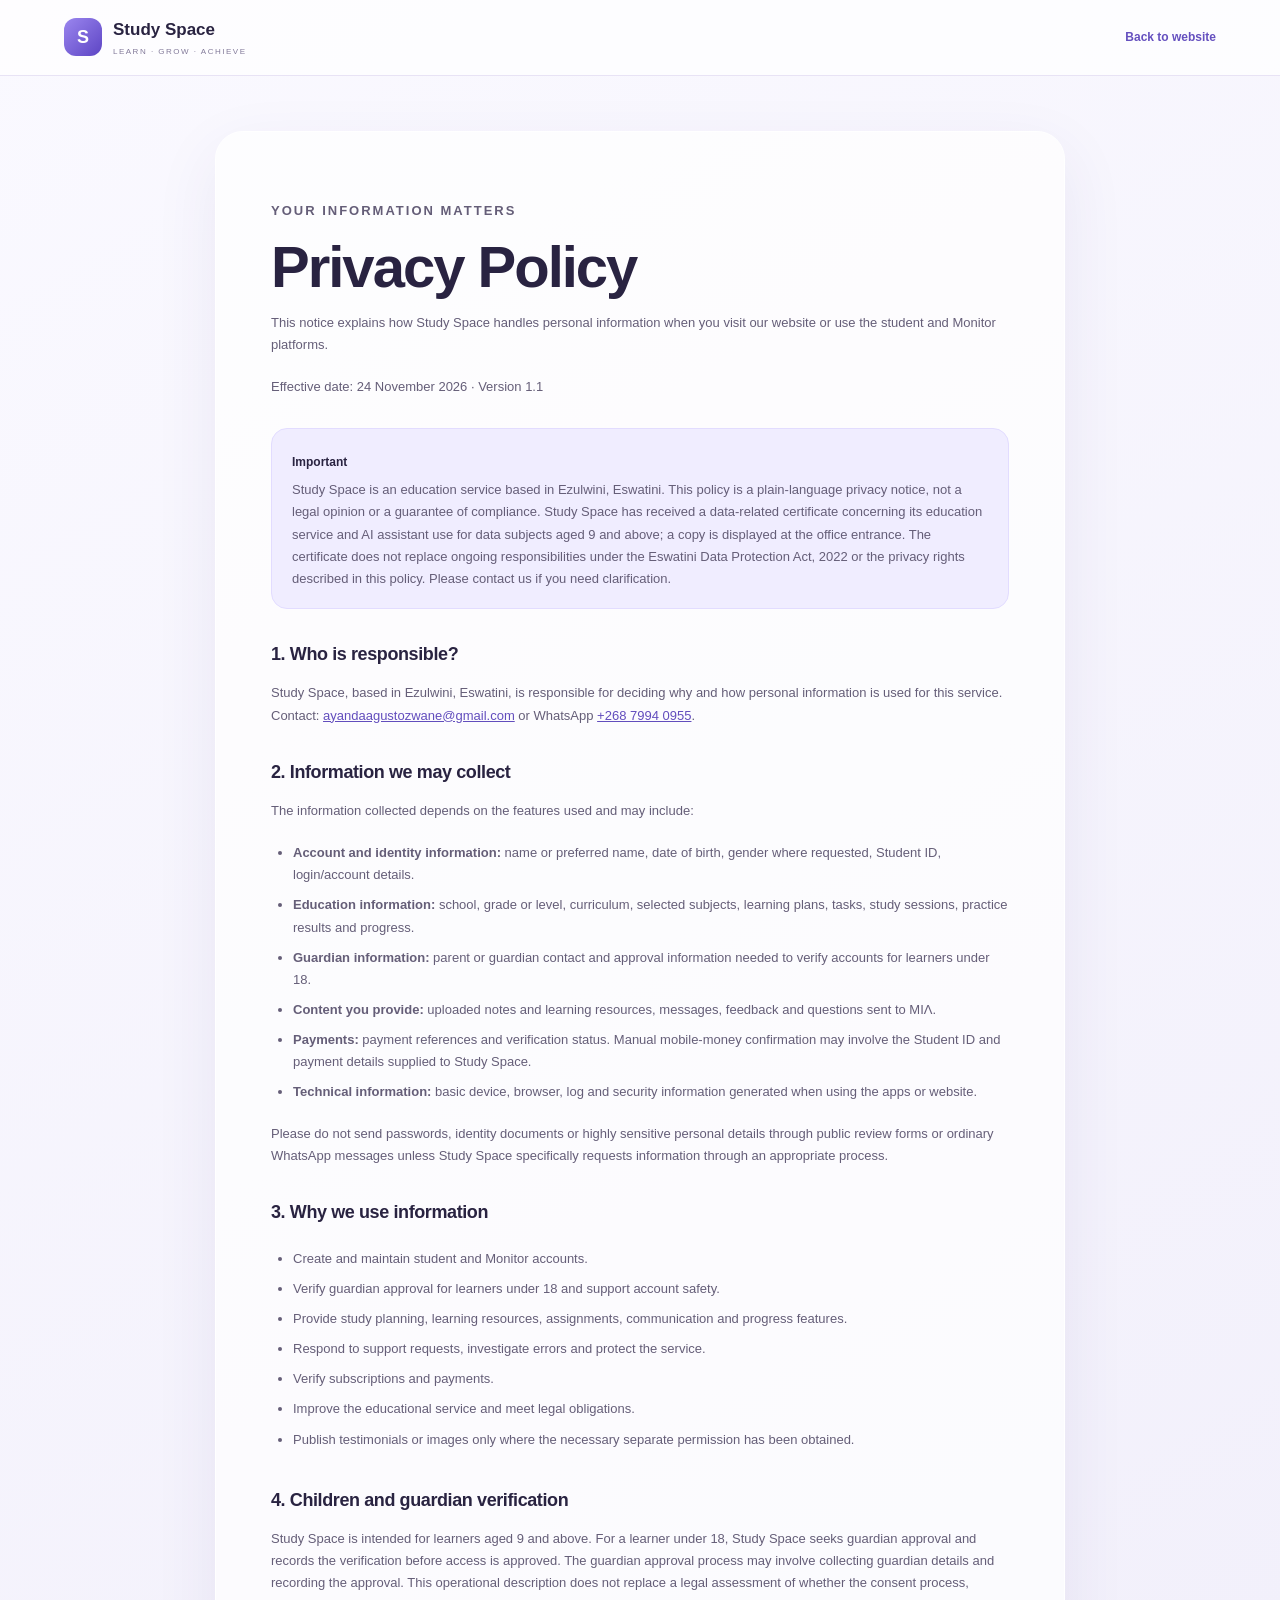
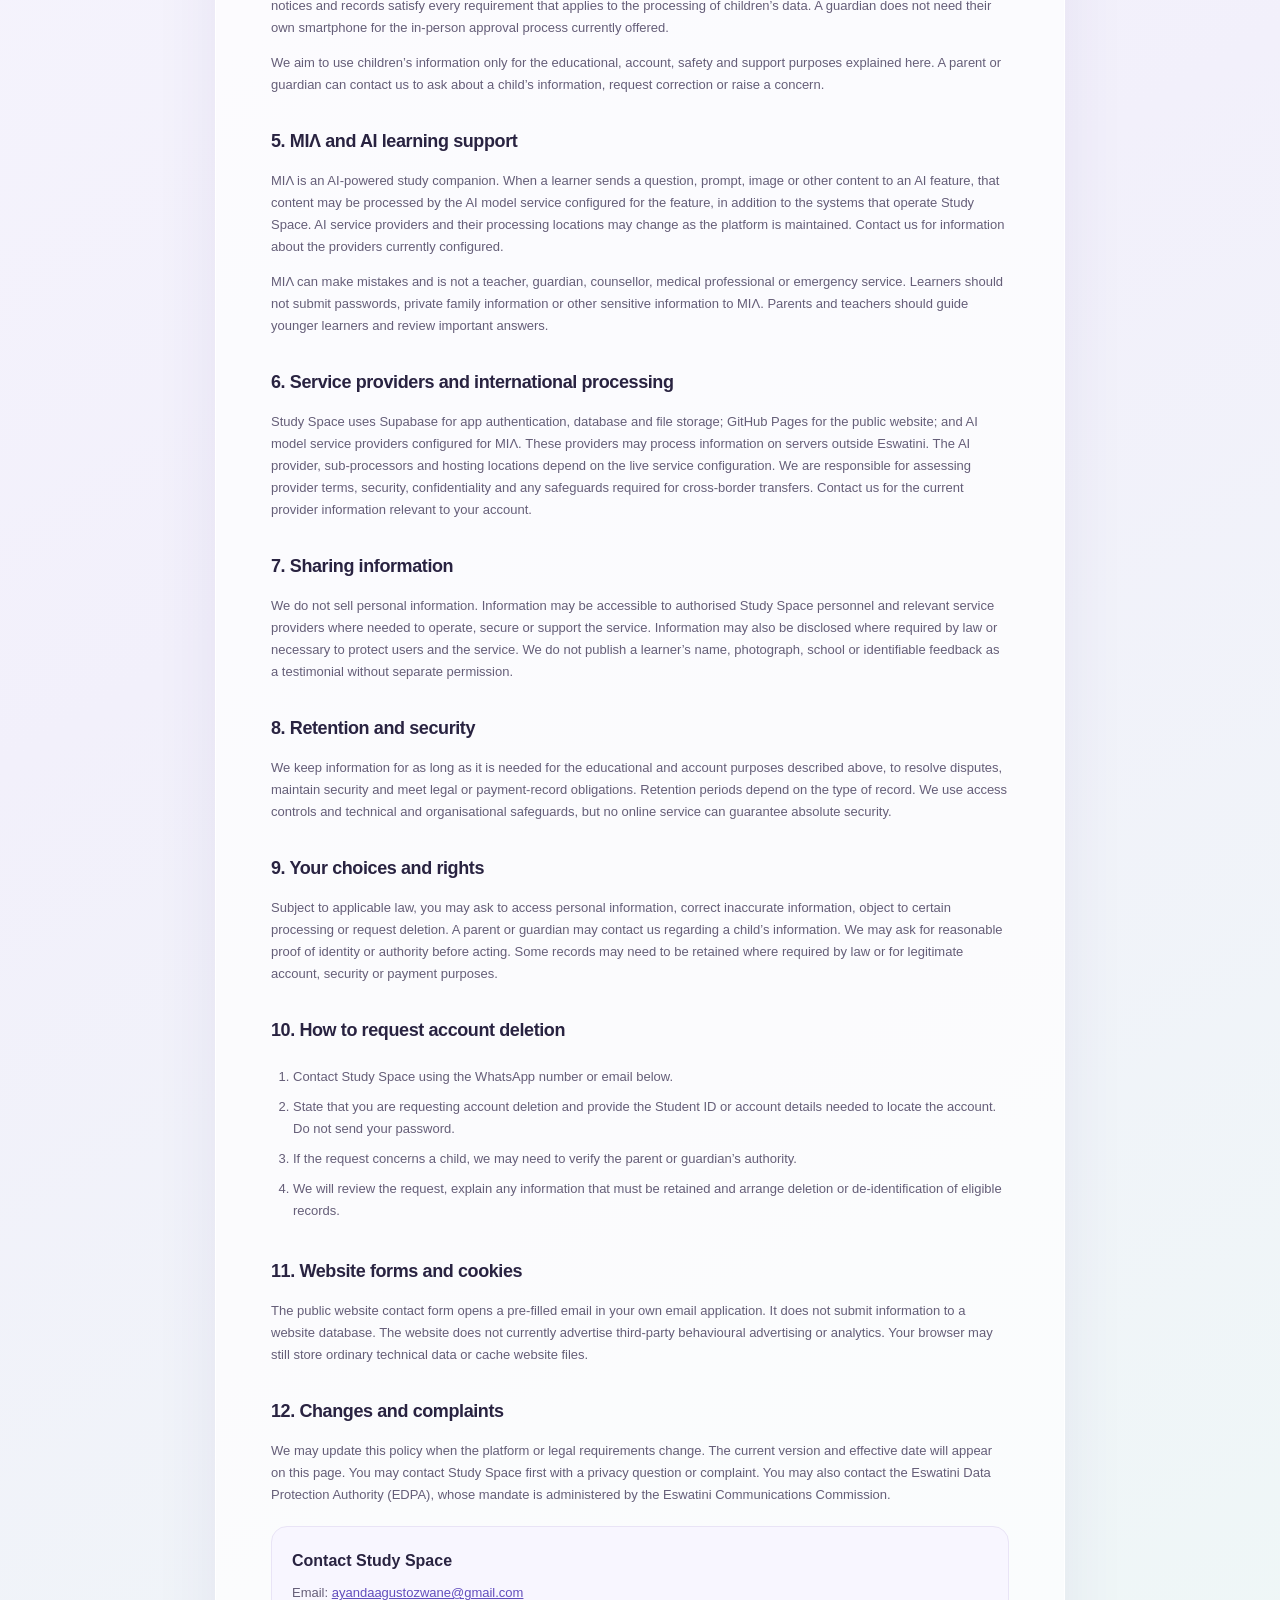
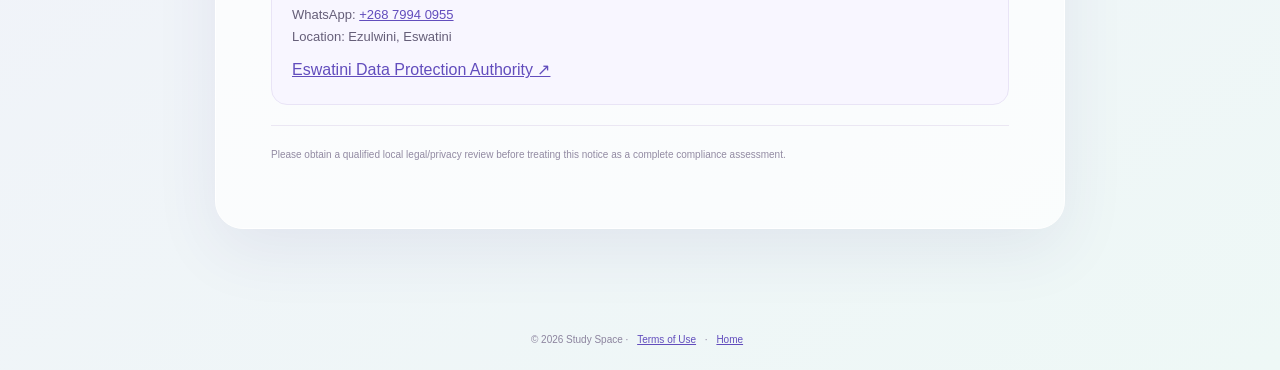
<file: privacy.html>
<!doctype html><html lang="en"><head><meta charset="utf-8"><meta name="viewport" content="width=device-width,initial-scale=1"><meta name="theme-color" content="#f5f3ff"><meta name="description" content="How Study Space handles student, parent and educator information, including guardian verification, AI features and privacy requests."><link rel="icon" href="./favicon.svg" type="image/svg+xml"><link rel="stylesheet" href="./legal.css"><title>Privacy Policy | Study Space</title></head><body><header class="legal-header"><a class="brand" href="./"><span class="mark">S</span><span><b>Study Space</b><small>LEARN · GROW · ACHIEVE</small></span></a><a href="./">Back to website</a></header><main class="legal-wrap"><p class="eyebrow">YOUR INFORMATION MATTERS</p><h1>Privacy Policy</h1><p class="lead">This notice explains how Study Space handles personal information when you visit our website or use the student and Monitor platforms.</p><p class="updated">Effective date: 24 November 2026 · Version 1.1</p><div class="notice"><b>Important</b><p>Study Space is an education service based in Ezulwini, Eswatini. This policy is a plain-language privacy notice, not a legal opinion or a guarantee of compliance. Study Space has received a data-related certificate concerning its education service and AI assistant use for data subjects aged 9 and above; a copy is displayed at the office entrance. The certificate does not replace ongoing responsibilities under the Eswatini Data Protection Act, 2022 or the privacy rights described in this policy. Please contact us if you need clarification.</p></div><h2>1. Who is responsible?</h2><p>Study Space, based in Ezulwini, Eswatini, is responsible for deciding why and how personal information is used for this service. Contact: <a href="mailto:ayandaagustozwane@gmail.com">ayandaagustozwane@gmail.com</a> or WhatsApp <a href="https://wa.me/26879940955">+268 7994 0955</a>.</p><h2>2. Information we may collect</h2><p>The information collected depends on the features used and may include:</p><ul><li><b>Account and identity information:</b> name or preferred name, date of birth, gender where requested, Student ID, login/account details.</li><li><b>Education information:</b> school, grade or level, curriculum, selected subjects, learning plans, tasks, study sessions, practice results and progress.</li><li><b>Guardian information:</b> parent or guardian contact and approval information needed to verify accounts for learners under 18.</li><li><b>Content you provide:</b> uploaded notes and learning resources, messages, feedback and questions sent to MIΛ.</li><li><b>Payments:</b> payment references and verification status. Manual mobile-money confirmation may involve the Student ID and payment details supplied to Study Space.</li><li><b>Technical information:</b> basic device, browser, log and security information generated when using the apps or website.</li></ul><p>Please do not send passwords, identity documents or highly sensitive personal details through public review forms or ordinary WhatsApp messages unless Study Space specifically requests information through an appropriate process.</p><h2>3. Why we use information</h2><ul><li>Create and maintain student and Monitor accounts.</li><li>Verify guardian approval for learners under 18 and support account safety.</li><li>Provide study planning, learning resources, assignments, communication and progress features.</li><li>Respond to support requests, investigate errors and protect the service.</li><li>Verify subscriptions and payments.</li><li>Improve the educational service and meet legal obligations.</li><li>Publish testimonials or images only where the necessary separate permission has been obtained.</li></ul><h2>4. Children and guardian verification</h2><p>Study Space is intended for learners aged 9 and above. For a learner under 18, Study Space seeks guardian approval and records the verification before access is approved. The guardian approval process may involve collecting guardian details and recording the approval. This operational description does not replace a legal assessment of whether the consent process, notices and records satisfy every requirement that applies to the processing of children’s data. A guardian does not need their own smartphone for the in-person approval process currently offered.</p><p>We aim to use children’s information only for the educational, account, safety and support purposes explained here. A parent or guardian can contact us to ask about a child’s information, request correction or raise a concern.</p><h2>5. MIΛ and AI learning support</h2><p>MIΛ is an AI-powered study companion. When a learner sends a question, prompt, image or other content to an AI feature, that content may be processed by the AI model service configured for the feature, in addition to the systems that operate Study Space. AI service providers and their processing locations may change as the platform is maintained. Contact us for information about the providers currently configured.</p><p>MIΛ can make mistakes and is not a teacher, guardian, counsellor, medical professional or emergency service. Learners should not submit passwords, private family information or other sensitive information to MIΛ. Parents and teachers should guide younger learners and review important answers.</p><h2>6. Service providers and international processing</h2><p>Study Space uses Supabase for app authentication, database and file storage; GitHub Pages for the public website; and AI model service providers configured for MIΛ. These providers may process information on servers outside Eswatini. The AI provider, sub-processors and hosting locations depend on the live service configuration. We are responsible for assessing provider terms, security, confidentiality and any safeguards required for cross-border transfers. Contact us for the current provider information relevant to your account.</p><h2>7. Sharing information</h2><p>We do not sell personal information. Information may be accessible to authorised Study Space personnel and relevant service providers where needed to operate, secure or support the service. Information may also be disclosed where required by law or necessary to protect users and the service. We do not publish a learner’s name, photograph, school or identifiable feedback as a testimonial without separate permission.</p><h2>8. Retention and security</h2><p>We keep information for as long as it is needed for the educational and account purposes described above, to resolve disputes, maintain security and meet legal or payment-record obligations. Retention periods depend on the type of record. We use access controls and technical and organisational safeguards, but no online service can guarantee absolute security.</p><h2>9. Your choices and rights</h2><p>Subject to applicable law, you may ask to access personal information, correct inaccurate information, object to certain processing or request deletion. A parent or guardian may contact us regarding a child’s information. We may ask for reasonable proof of identity or authority before acting. Some records may need to be retained where required by law or for legitimate account, security or payment purposes.</p><h2>10. How to request account deletion</h2><ol><li>Contact Study Space using the WhatsApp number or email below.</li><li>State that you are requesting account deletion and provide the Student ID or account details needed to locate the account. Do not send your password.</li><li>If the request concerns a child, we may need to verify the parent or guardian’s authority.</li><li>We will review the request, explain any information that must be retained and arrange deletion or de-identification of eligible records.</li></ol><h2>11. Website forms and cookies</h2><p>The public website contact form opens a pre-filled email in your own email application. It does not submit information to a website database. The website does not currently advertise third-party behavioural advertising or analytics. Your browser may still store ordinary technical data or cache website files.</p><h2>12. Changes and complaints</h2><p>We may update this policy when the platform or legal requirements change. The current version and effective date will appear on this page. You may contact Study Space first with a privacy question or complaint. You may also contact the Eswatini Data Protection Authority (EDPA), whose mandate is administered by the Eswatini Communications Commission.</p><div class="legal-contact"><b>Contact Study Space</b><p>Email: <a href="mailto:ayandaagustozwane@gmail.com">ayandaagustozwane@gmail.com</a><br>WhatsApp: <a href="https://wa.me/26879940955">+268 7994 0955</a><br>Location: Ezulwini, Eswatini</p><a href="https://www.edpa.org.sz/" target="_blank" rel="noopener">Eswatini Data Protection Authority ↗</a></div><p class="legal-foot">Please obtain a qualified local legal/privacy review before treating this notice as a complete compliance assessment.</p></main><footer class="legal-footer">© 2026 Study Space · <a href="./terms.html">Terms of Use</a> · <a href="./">Home</a></footer></body></html>
</file>
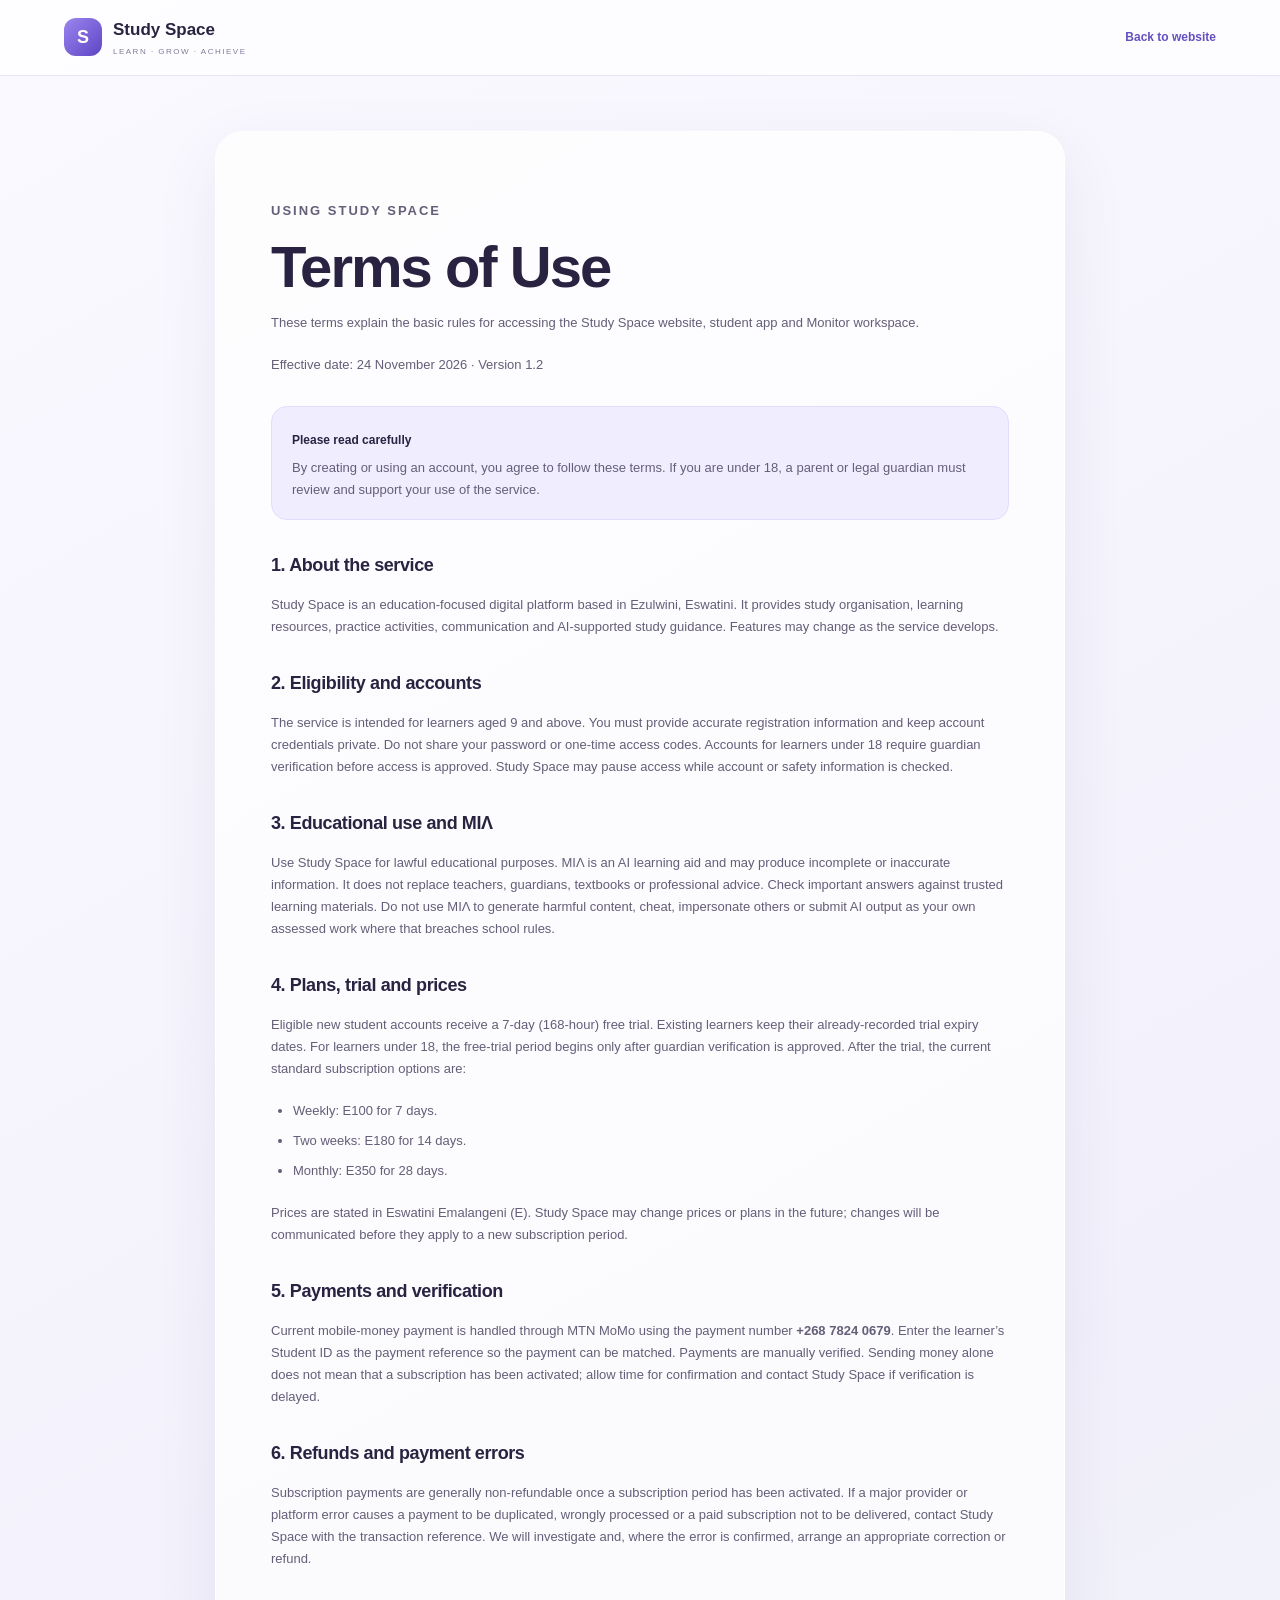
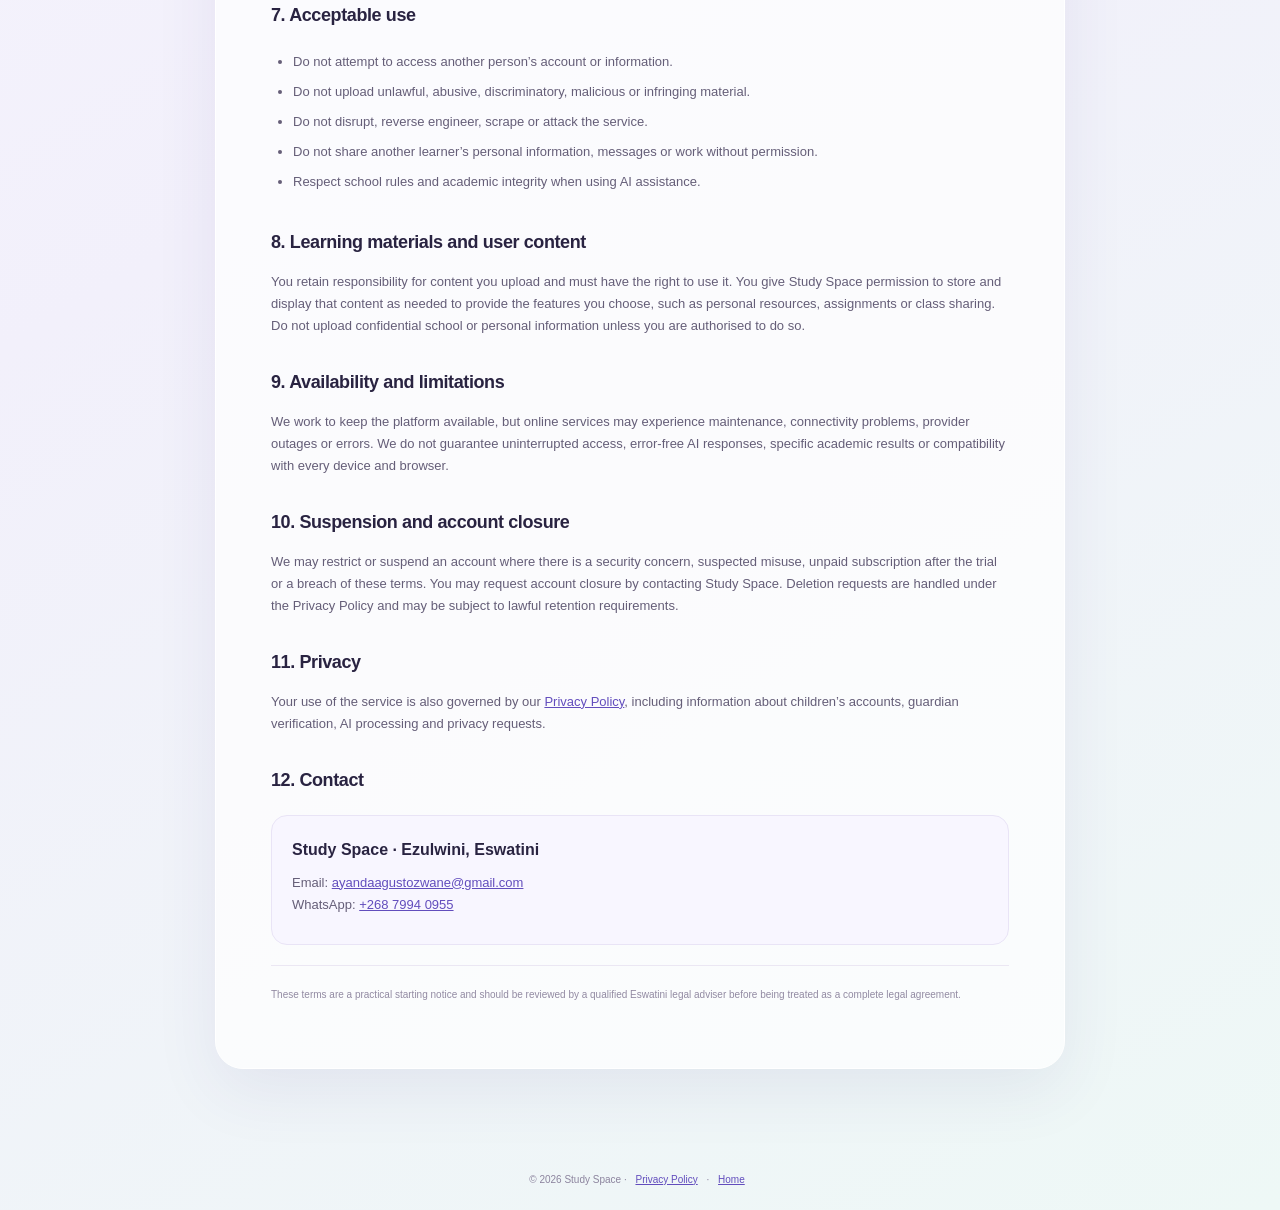
<file: terms.html>
<!doctype html><html lang="en"><head><meta charset="utf-8"><meta name="viewport" content="width=device-width,initial-scale=1"><meta name="theme-color" content="#f5f3ff"><meta name="description" content="Study Space terms of use, account rules, subscription pricing, payment verification and acceptable use."><link rel="icon" href="./favicon.svg" type="image/svg+xml"><link rel="stylesheet" href="./legal.css"><title>Terms of Use | Study Space</title></head><body><header class="legal-header"><a class="brand" href="./"><span class="mark">S</span><span><b>Study Space</b><small>LEARN · GROW · ACHIEVE</small></span></a><a href="./">Back to website</a></header><main class="legal-wrap"><p class="eyebrow">USING STUDY SPACE</p><h1>Terms of Use</h1><p class="lead">These terms explain the basic rules for accessing the Study Space website, student app and Monitor workspace.</p><p class="updated">Effective date: 24 November 2026 · Version 1.2</p><div class="notice"><b>Please read carefully</b><p>By creating or using an account, you agree to follow these terms. If you are under 18, a parent or legal guardian must review and support your use of the service.</p></div><h2>1. About the service</h2><p>Study Space is an education-focused digital platform based in Ezulwini, Eswatini. It provides study organisation, learning resources, practice activities, communication and AI-supported study guidance. Features may change as the service develops.</p><h2>2. Eligibility and accounts</h2><p>The service is intended for learners aged 9 and above. You must provide accurate registration information and keep account credentials private. Do not share your password or one-time access codes. Accounts for learners under 18 require guardian verification before access is approved. Study Space may pause access while account or safety information is checked.</p><h2>3. Educational use and MIΛ</h2><p>Use Study Space for lawful educational purposes. MIΛ is an AI learning aid and may produce incomplete or inaccurate information. It does not replace teachers, guardians, textbooks or professional advice. Check important answers against trusted learning materials. Do not use MIΛ to generate harmful content, cheat, impersonate others or submit AI output as your own assessed work where that breaches school rules.</p><h2>4. Plans, trial and prices</h2><p>Eligible new student accounts receive a 7-day (168-hour) free trial. Existing learners keep their already-recorded trial expiry dates. For learners under 18, the free-trial period begins only after guardian verification is approved. After the trial, the current standard subscription options are:</p><ul><li>Weekly: E100 for 7 days.</li><li>Two weeks: E180 for 14 days.</li><li>Monthly: E350 for 28 days.</li></ul><p>Prices are stated in Eswatini Emalangeni (E). Study Space may change prices or plans in the future; changes will be communicated before they apply to a new subscription period.</p><h2>5. Payments and verification</h2><p>Current mobile-money payment is handled through MTN MoMo using the payment number <b>+268 7824 0679</b>. Enter the learner’s Student ID as the payment reference so the payment can be matched. Payments are manually verified. Sending money alone does not mean that a subscription has been activated; allow time for confirmation and contact Study Space if verification is delayed.</p><h2>6. Refunds and payment errors</h2><p>Subscription payments are generally non-refundable once a subscription period has been activated. If a major provider or platform error causes a payment to be duplicated, wrongly processed or a paid subscription not to be delivered, contact Study Space with the transaction reference. We will investigate and, where the error is confirmed, arrange an appropriate correction or refund.</p><h2>7. Acceptable use</h2><ul><li>Do not attempt to access another person’s account or information.</li><li>Do not upload unlawful, abusive, discriminatory, malicious or infringing material.</li><li>Do not disrupt, reverse engineer, scrape or attack the service.</li><li>Do not share another learner’s personal information, messages or work without permission.</li><li>Respect school rules and academic integrity when using AI assistance.</li></ul><h2>8. Learning materials and user content</h2><p>You retain responsibility for content you upload and must have the right to use it. You give Study Space permission to store and display that content as needed to provide the features you choose, such as personal resources, assignments or class sharing. Do not upload confidential school or personal information unless you are authorised to do so.</p><h2>9. Availability and limitations</h2><p>We work to keep the platform available, but online services may experience maintenance, connectivity problems, provider outages or errors. We do not guarantee uninterrupted access, error-free AI responses, specific academic results or compatibility with every device and browser.</p><h2>10. Suspension and account closure</h2><p>We may restrict or suspend an account where there is a security concern, suspected misuse, unpaid subscription after the trial or a breach of these terms. You may request account closure by contacting Study Space. Deletion requests are handled under the Privacy Policy and may be subject to lawful retention requirements.</p><h2>11. Privacy</h2><p>Your use of the service is also governed by our <a href="./privacy.html">Privacy Policy</a>, including information about children’s accounts, guardian verification, AI processing and privacy requests.</p><h2>12. Contact</h2><div class="legal-contact"><b>Study Space · Ezulwini, Eswatini</b><p>Email: <a href="mailto:ayandaagustozwane@gmail.com">ayandaagustozwane@gmail.com</a><br>WhatsApp: <a href="https://wa.me/26879940955">+268 7994 0955</a></p></div><p class="legal-foot">These terms are a practical starting notice and should be reviewed by a qualified Eswatini legal adviser before being treated as a complete legal agreement.</p></main><footer class="legal-footer">© 2026 Study Space · <a href="./privacy.html">Privacy Policy</a> · <a href="./">Home</a></footer></body></html>
</file>
<file: legal.css>
*{box-sizing:border-box}body{margin:0;background:linear-gradient(150deg,#faf9ff,#f2f0fb 55%,#eef8f6);color:#292341;font-family:Arial,Helvetica,sans-serif;line-height:1.7}.legal-header{height:76px;padding:0 max(5vw,22px);display:flex;align-items:center;justify-content:space-between;border-bottom:1px solid #e8e3f5;background:rgba(255,255,255,.75)}.brand{display:flex;align-items:center;gap:11px;text-decoration:none;color:inherit}.mark{width:38px;height:38px;border-radius:12px;background:linear-gradient(135deg,#9b86ef,#5d45c4);color:white;display:grid;place-items:center;font-weight:900;font-size:18px}.brand b,.brand small{display:block}.brand b{font-size:17px}.brand small{font-size:8px;letter-spacing:1.5px;color:#837b9a}.legal-header>a:last-child{font-size:12px;color:#6550bf;text-decoration:none;font-weight:700}.legal-wrap{width:min(850px,90vw);margin:55px auto 80px;background:rgba(255,255,255,.72);border:1px solid #fff;border-radius:28px;padding:clamp(24px,5vw,55px);box-shadow:0 22px 65px rgba(66,49,128,.08)}.eyebrow{font-size:10px;letter-spacing:2px;font-weight:800;color:#806bd0}.legal-wrap h1{font-size:clamp(38px,6vw,58px);line-height:1.1;letter-spacing:-2px;margin:12px 0}.lead{font-size:16px;color:#6f6883}.updated{font-size:10px;color:#938ca3;margin:20px 0 30px}.notice{padding:18px 20px;border-radius:16px;background:#f0edff;border:1px solid #e2dcff;margin:25px 0}.notice b{font-size:12px}.notice p{margin:5px 0 0;font-size:12px;color:#6f6689}.legal-wrap h2{font-size:18px;letter-spacing:-.4px;margin:30px 0 8px}.legal-wrap p,.legal-wrap li{font-size:13px;color:#655e78}.legal-wrap ul,.legal-wrap ol{padding-left:22px}.legal-wrap li{padding:4px 0}.legal-wrap a{color:#624dbd}.legal-contact{background:#f8f6ff;border:1px solid #e9e4f6;padding:20px;border-radius:16px;margin:20px 0}.legal-contact p{margin:8px 0}.legal-foot{border-top:1px solid #ebe7f3;padding-top:20px;font-size:10px!important;color:#928aa2!important}.legal-footer{text-align:center;padding:22px;font-size:10px;color:#8c849e}.legal-footer a{color:#624dbd;margin:0 6px}@media(max-width:520px){.legal-header{height:66px}.legal-wrap{margin:25px auto 45px;border-radius:20px}.legal-wrap h2{font-size:16px}}
</file>
